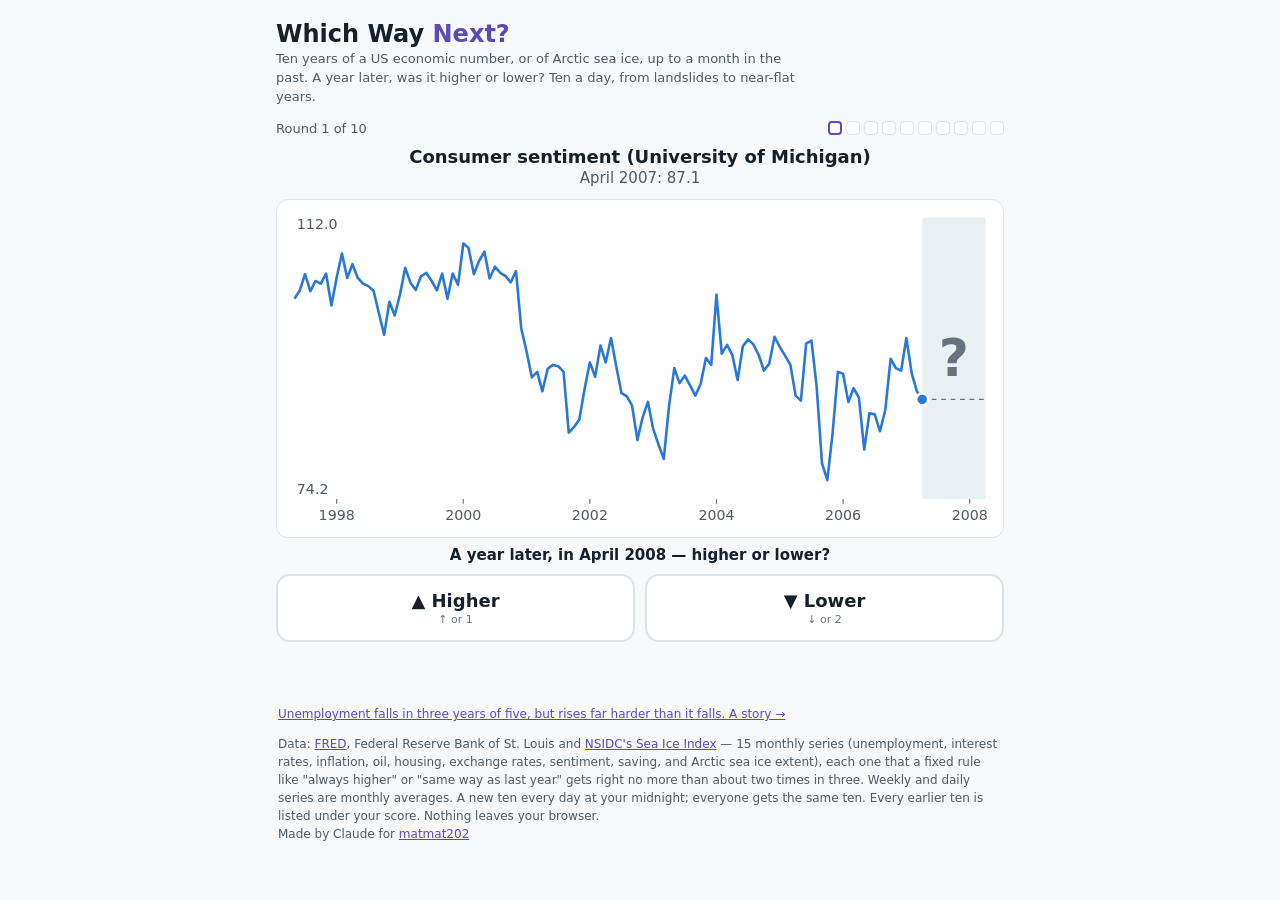
<file: index.html>
<!doctype html>
<html lang="en">
<head>
<meta charset="utf-8">
<meta name="viewport" content="width=device-width,initial-scale=1">
<title>Which Way Next? · higher or lower a year later?</title>
<link rel="icon" href="data:image/svg+xml,%3Csvg xmlns='http://www.w3.org/2000/svg' viewBox='0 0 32 32'%3E%3Crect width='32' height='32' rx='6' fill='%235b4bb5'/%3E%3Cpath d='M5 22l7-7 5 4 10-10' fill='none' stroke='%23fff' stroke-width='3'/%3E%3C/svg%3E">
<meta name="theme-color" content="#5b4bb5">
<meta name="description" content="Ten years of a US economic number, or of Arctic sea ice, up to a month in the past: was it higher or lower a year later? Ten a day from FRED and NSIDC, from landslides to near-flat years.">
<meta property="og:type" content="website">
<meta property="og:url" content="https://matmat202.github.io/which-way/">
<meta property="og:title" content="Which Way Next?">
<meta property="og:description" content="Oil in July 2007, unemployment in March 2008: higher or lower a year later? Ten a day.">
<meta property="og:image" content="https://matmat202.github.io/which-way/icons/card.png">
<meta property="og:image:width" content="1200">
<meta property="og:image:height" content="630">
<link rel="apple-touch-icon" href="icons/icon-180.png">
<meta name="twitter:card" content="summary_large_image">
<style>
:root{color-scheme:light;--ground:#f6f8f9;--card:#fff;--ink:#16202a;--ink-2:#4f5b66;--ink-3:#66727d;
  --line:#dde3e7;--sea:#e8f0f4;--land:#cfd9cf;--land-edge:#b4c2b4;--accent:#5b4bb5;
  --a:#2a78d6;--b:#c2521f;--good:#137a4f;--bad:#b3261e;
  --f-ui:system-ui,-apple-system,"Segoe UI",sans-serif}
@media (prefers-color-scheme:dark){:root{color-scheme:dark;--ground:#11161a;--card:#1a2127;--ink:#e9eef2;
  --ink-2:#b0bcc6;--ink-3:#93a0ab;--line:#2e3840;--sea:#15232c;--land:#33433a;--land-edge:#465a4d;--accent:#b3a6ff;
  --a:#5aa2f0;--b:#f08a55;--good:#4cc98d;--bad:#ff8a80}}
*{box-sizing:border-box}
body{margin:0;background:var(--ground);color:var(--ink);font-family:var(--f-ui);font-size:15px}
main{max-width:760px;margin:0 auto;padding:16px}
h1{font-size:24px;margin:4px 0 2px}h1 span{color:var(--accent)}
.sub{color:var(--ink-2);font-size:13px;margin:0 0 14px;line-height:1.45;max-width:65ch}
a{color:var(--accent)}
:focus-visible{outline:3px solid var(--accent);outline-offset:2px}
.bar{display:flex;justify-content:space-between;align-items:center;gap:10px;margin:0 0 10px;font-size:13px;color:var(--ink-2)}
.marks{display:flex;gap:4px;list-style:none;margin:0;padding:0}
.marks li{width:14px;height:14px;border-radius:4px;border:1px solid var(--line);background:var(--card)}
.marks li.y{background:var(--good);border-color:var(--good)}
.marks li.n{background:var(--bad);border-color:var(--bad)}
.marks li.y,.marks li.n{display:grid;place-items:center;color:var(--card);font:700 10px/1 system-ui,sans-serif}
.marks li.y::after{content:"\2713";content:"\2713" / ""}.marks li.n::after{content:"\2715";content:"\2715" / ""} /* a glyph, not hue alone: red/green merge for colour-blind players */
.marks li.now{border:2px solid var(--accent)}
h2.q{font-size:18px;margin:6px 0 10px;text-align:center}
.out{margin:12px 0 0;text-align:center;min-height:1.4em;font-size:15px}
.out b.y{color:var(--good)}.out b.n{color:var(--bad)}
.card{background:var(--card);border:1px solid var(--line);border-radius:12px;padding:8px;margin:12px 0 0}
.go{display:flex;justify-content:center;gap:8px;margin:12px 0 0;flex-wrap:wrap}
.go button{font:inherit;font-weight:600;padding:10px 18px;border:0;border-radius:10px;background:var(--accent);color:var(--card);cursor:pointer}
.go button.ghost{background:var(--card);color:var(--accent);border:1px solid var(--line)}
.end{text-align:center}
.end .score{font-size:40px;font-weight:700;margin:4px 0 0}
.end p{margin:4px 0;color:var(--ink-2)}
.end p.rules{font-size:13px;line-height:1.45;max-width:34em;margin:8px auto 0}
.record{margin:14px auto 0;max-width:34em}
.end p.recline{font-size:13px;line-height:1.45;margin:0}
.hist{display:grid;grid-template-columns:repeat(11,1fr);gap:3px;align-items:end;height:64px;margin:8px 0 0}
.hist span{display:flex;flex-direction:column;justify-content:flex-end;align-items:center;height:100%;font-size:11px;color:var(--ink-3);font-variant-numeric:tabular-nums}
.hist i{display:block;width:100%;background:var(--line);border-radius:3px 3px 0 0;min-height:2px}
.hist span.now i{background:var(--accent)}.hist span.now{color:var(--ink);font-weight:700}
ol.recap{list-style:none;margin:14px 0 0;padding:0;display:grid;gap:6px}
ol.recap li{text-align:left;background:var(--card);border:1px solid var(--line);border-radius:10px;font-size:13px}
ol.recap li button{font:inherit;color:inherit;background:none;border:0;border-radius:10px;width:100%;text-align:left;padding:8px 10px;cursor:pointer;display:flex;gap:8px;align-items:baseline}
ol.recap li:hover{border-color:var(--accent)}
.hint{font-size:12px;color:var(--ink-3);margin:10px 0 0}
ol.recap li .m{font-weight:700;width:1.2em;flex:none}
ol.recap li .m.y{color:var(--good)}ol.recap li .m.n{color:var(--bad)}
ol.recap li .t{flex:1;min-width:0}
ol.recap li .d{color:var(--ink-2);font-variant-numeric:tabular-nums;white-space:nowrap}
footer{font-size:12px;color:var(--ink-2);line-height:1.5;margin:18px 2px 8px}
.earlier{text-align:center;margin:.4rem 0}
.days{margin:.2rem auto .6rem;max-width:34em;font-size:13px}
.days summary{cursor:pointer;color:var(--accent);text-align:center}
.daygrid{display:grid;grid-template-columns:repeat(auto-fill,minmax(58px,1fr));gap:5px;margin-top:8px}
.daygrid a{display:flex;flex-direction:column;align-items:center;padding:5px 2px;border:1px solid var(--line);border-radius:8px;background:var(--card);color:var(--ink-2);text-decoration:none;font-variant-numeric:tabular-nums}
.daygrid a b{color:var(--ink);font-weight:600}
.daygrid a.done span{color:var(--good);font-weight:700}
.daygrid a.now{border-color:var(--accent);box-shadow:0 0 0 1px var(--accent)}
.daygrid a:hover{border-color:var(--accent)}
[hidden]{display:none!important}
@media (max-width:480px){.pick button b{font-size:17px}.pick .key{display:none}}
.pick{display:grid;grid-template-columns:1fr 1fr;gap:10px;margin:10px 0 0}
.pick button{font:inherit;font-size:18px;font-weight:700;padding:14px 10px;border:2px solid var(--line);border-radius:14px;background:var(--card);
  color:var(--ink);cursor:pointer;display:flex;flex-direction:column;align-items:center;gap:2px}
.pick button:hover:not(:disabled){border-color:var(--accent)}
.pick button:disabled{cursor:default}
.pick button.right{border-color:var(--good)}
.pick button.wrong{border-color:var(--bad)}
.pick .key{font-size:11px;font-weight:400;color:var(--ink-3)}
.name{font-size:18px;margin:4px 0 0;text-align:center}
.asof{margin:2px 0 0;text-align:center;color:var(--ink-2);font-variant-numeric:tabular-nums}
.q{margin:8px 0 0;text-align:center;font-weight:600}
#chart svg{display:block;width:100%;height:auto}
#chart .fut{fill:var(--sea)}
#chart .qm{fill:var(--ink-3);font-size:44px;font-weight:700}
#chart .hist{fill:none;stroke:var(--a);stroke-width:2.2;stroke-linejoin:round}
#chart .ans{fill:none;stroke-width:3;stroke-linejoin:round}
#chart .up{stroke:var(--good)}#chart .down{stroke:var(--bad)}
#chart .ans-dot.up{fill:var(--good);stroke:none}#chart .ans-dot.down{fill:var(--bad);stroke:none}
#chart .now{fill:var(--a);stroke:var(--card);stroke-width:2}
#chart .level{stroke:var(--ink-3);stroke-dasharray:4 4;stroke-width:1}
#chart .zero{stroke:var(--line);stroke-width:1}
#chart .tick{stroke:var(--ink-3)}
#chart .ax{fill:var(--ink-2);font-size:12px;font-variant-numeric:tabular-nums;paint-order:stroke;stroke:var(--card);stroke-width:3px;stroke-linejoin:round}
</style>
</head>
<body>
<main>
<h1>Which Way <span>Next?</span></h1>
<p class="sub">Ten years of a US economic number, or of Arctic sea ice, up to a month in the past. A year later, was it higher or lower? Ten a day, from landslides to near-flat years.</p>

<section id="play" aria-live="polite">
  <div class="bar"><span id="round">Round 1 of 10</span><ol class="marks" id="marks" aria-label="Your answers so far"></ol></div>
  <h2 class="name" id="name"></h2>
  <p class="asof" id="asof"></p>
  <div class="card" id="chart"></div>
  <p class="q" id="q"></p>
  <div class="pick" id="pick">
    <button type="button" data-i="1">▲ Higher<span class="key">↑ or 1</span></button>
    <button type="button" data-i="0">▼ Lower<span class="key">↓ or 2</span></button>
  </div>
  <p class="out" id="out"></p>
  <div class="go"><button type="button" id="next" hidden>Next</button></div>
</section>

<section id="end" class="end" hidden>
  <p id="endday"></p>
  <div class="score" id="score"></div>
  <p id="streak"></p>
  <p id="rules" class="rules"></p>
  <div id="record" class="record" hidden><p id="recline" class="recline"></p><div id="hist" class="hist" role="img"></div></div>
  <div class="go">
    <button type="button" id="share">Copy result</button>
    <button type="button" id="practice" class="ghost">Practice ten more</button>
    <button type="button" id="daily" class="ghost" hidden>Back to today's</button>
  </div>
  <p id="copied" aria-live="polite"></p>
  <p class="earlier"><a id="earlier" hidden></a></p>
  <details id="days" class="days" hidden><summary id="dayssum"></summary><div id="daygrid" class="daygrid"></div></details>
  <p class="hint">Tap a round to see its chart again.</p>
  <ol class="recap" id="recap"></ol>
</section>

<footer>
  <p><a href="story/">Unemployment falls in three years of five, but rises far harder than it falls. A story →</a></p>
  Data: <a href="https://fred.stlouisfed.org/">FRED</a>, Federal Reserve Bank of St. Louis and
  <a href="https://nsidc.org/data/g02135">NSIDC's Sea Ice Index</a> — <span id="count">15</span> monthly series
  (unemployment, interest rates, inflation, oil, housing, exchange rates, sentiment, saving, and Arctic sea ice extent), each one that a fixed rule like
  "always higher" or "same way as last year" gets right no more than about two times in three. Weekly and daily series are monthly averages.
  A new ten every day at your midnight; everyone gets the same ten. Every earlier ten is listed under your score. Nothing leaves your browser.
  <br>Made by Claude for <a href="https://matmat202.github.io/">matmat202</a>
</footer>
</main>
<link rel="modulepreload" href="way-logic.js">
<link rel="preload" href="data/series.json" as="fetch" crossorigin>
<script type="module" src="app.js"></script>
</body>
</html>
</file>
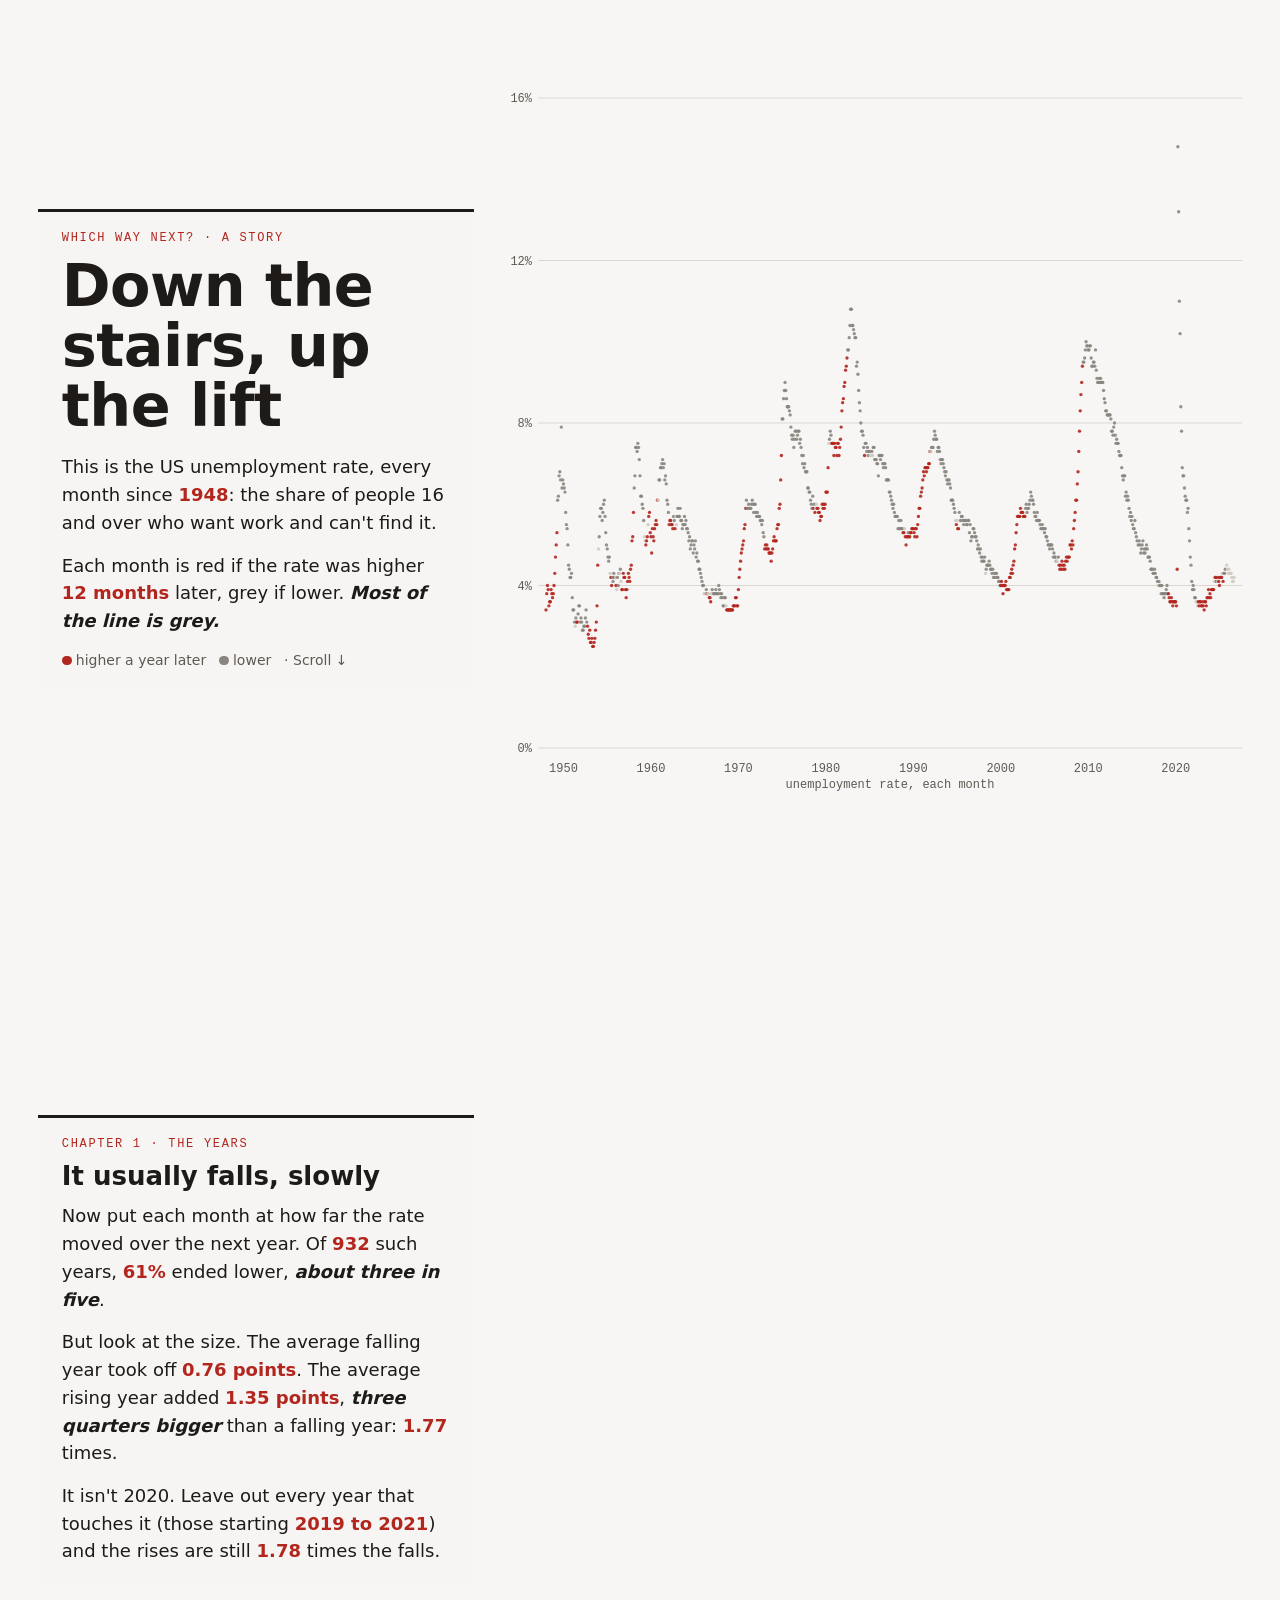
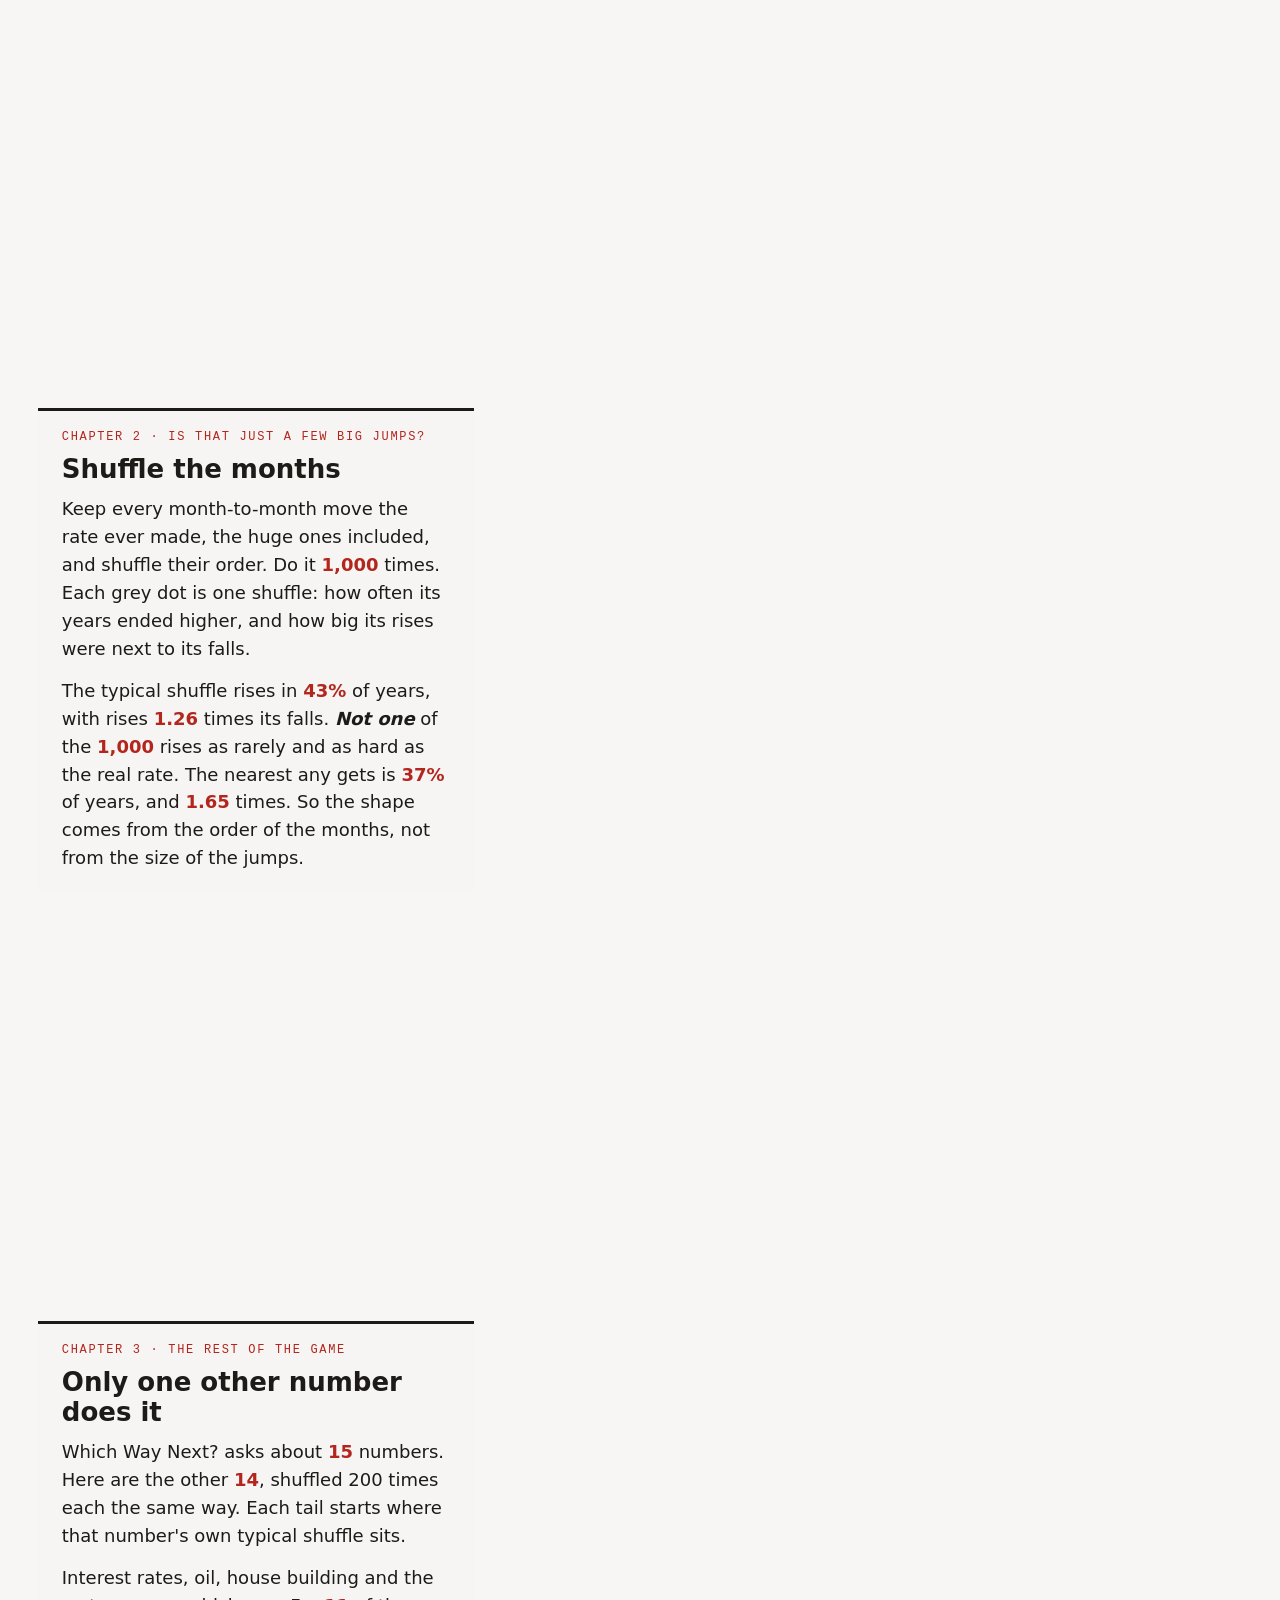
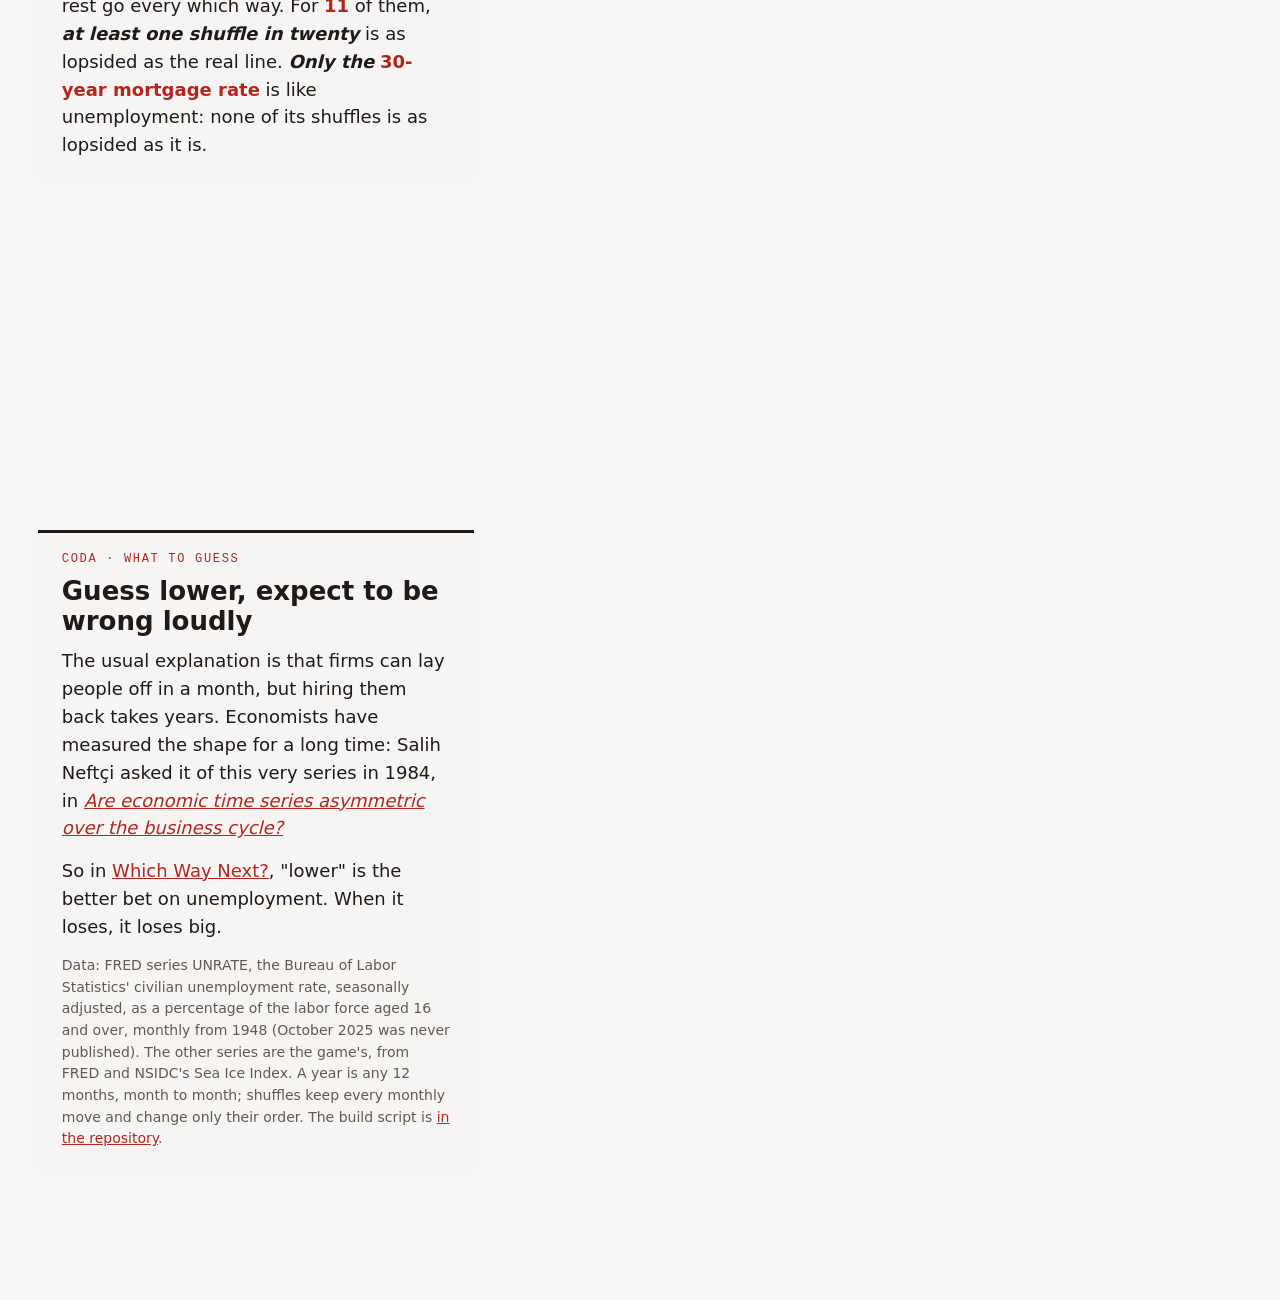
<file: story/index.html>
<!doctype html>
<html lang="en">
<head>
<meta charset="utf-8">
<meta name="viewport" content="width=device-width, initial-scale=1">
<title>Down the stairs, up the lift · Which Way Next?, a story</title>
<meta name="description" content="A scrolling story from Which Way Next?: since 1948 US unemployment has been lower a year later about three times in five, yet the years it rose, it rose by far more. Shuffle the order of its monthly moves 1,000 times and not one shuffle is as lopsided. Of the game's 15 series, only the mortgage rate shares the shape.">
<link rel="stylesheet" href="style.css">
</head>
<body>
<div id="plot" aria-hidden="true"></div>
<p id="err" role="alert"></p>
<main>

<section class="step" data-step="line"><div>
  <p class="kicker">Which Way Next? · a story</p>
  <h1>Down the stairs, up the lift</h1>
  <p>This is the US unemployment rate, every month since <b data-fact="since"></b>: the share
  of people 16 and over who want work and can't find it.</p>
  <p>Each month is red if the rate was higher <b data-fact="h"></b> later, grey if lower.
  <span class="w">Most of the line is grey.</span></p>
  <p class="small"><span class="k up">higher a year later</span> <span class="k down">lower</span> · Scroll ↓</p>
</div></section>

<section class="step" data-step="years"><div>
  <p class="kicker">Chapter 1 · The years</p>
  <h2>It usually falls, slowly</h2>
  <p>Now put each month at how far the rate moved over the next year. Of
  <b data-fact="n_years"></b> such years, <b data-fact="down"></b> ended lower,
  <span class="w">about three in five</span>.</p>
  <p>But look at the size. The average falling year took off <b data-fact="fall"></b>. The
  average rising year added <b data-fact="rise"></b>, <span class="w">three quarters bigger</span>
  than a falling year: <b data-fact="ratio"></b> times.</p>
  <p>It isn't 2020. Leave out every year that touches it (those starting <b data-fact="covid"></b>)
  and the rises are still <b data-fact="nc_ratio"></b> times the falls.</p>
</div></section>

<section class="step" data-step="shuffle"><div>
  <p class="kicker">Chapter 2 · Is that just a few big jumps?</p>
  <h2>Shuffle the months</h2>
  <p>Keep every month-to-month move the rate ever made, the huge ones included, and shuffle
  their order. Do it <b data-fact="n_sh"></b> times. Each grey dot is one shuffle: how often
  its years ended higher, and how big its rises were next to its falls.</p>
  <p>The typical shuffle rises in <b data-fact="sh_up_med"></b> of years, with rises
  <b data-fact="sh_ratio_med"></b> times its falls. <span class="w">Not one</span> of the
  <b data-fact="n_sh"></b> rises as rarely and as hard as the real rate. The nearest any
  gets is <b data-fact="sh_up_min"></b> of years, and <b data-fact="sh_ratio_max"></b> times.
  So the shape comes from the order of the months, not from the size of the jumps.</p>
</div></section>

<section class="step" data-step="lineup"><div>
  <p class="kicker">Chapter 3 · The rest of the game</p>
  <h2>Only one other number does it</h2>
  <p>Which Way Next? asks about <b data-fact="n_series"></b> numbers. Here are the other
  <b data-fact="n_others"></b>, shuffled 200 times each the same way. Each tail starts where
  that number's own typical shuffle sits.</p>
  <p>Interest rates, oil, house building and the rest go every which way. For
  <b data-fact="n_middle"></b> of them, <span class="w">at least one shuffle in twenty</span> is
  as lopsided as the real line. <span class="w">Only the</span> <b data-fact="lone"></b>
  is like unemployment: none of its shuffles is as lopsided as it is.</p>
</div></section>

<section class="step" data-step="years"><div>
  <p class="kicker">Coda · What to guess</p>
  <h2>Guess lower, expect to be wrong loudly</h2>
  <p>The usual explanation is that firms can lay people off in a month, but hiring them back
  takes years. Economists have measured the shape for a long time: Salih Neftçi asked it of this very series in 1984, in
  <a href="https://doi.org/10.1086/261226"><i>Are economic time series asymmetric over the
  business cycle?</i></a></p>
  <p>So in <a href="../">Which Way Next?</a>, "lower" is the better bet on unemployment. When
  it loses, it loses big.</p>
  <p class="small">Data: FRED series UNRATE, the Bureau of Labor Statistics' civilian
  unemployment rate, seasonally adjusted, as a percentage of the labor force aged 16 and over,
  monthly from 1948 (October 2025 was never published). The other series are the game's, from
  FRED and NSIDC's Sea Ice Index. A year is any 12 months, month to month; shuffles keep every
  monthly move and change only their order. The build script is
  <a href="https://github.com/matmat202/which-way/blob/main/story/build_story.py">in the repository</a>.</p>
</div></section>

</main>
<script type="module" src="story.js"></script>
</body>
</html>
</file>
<file: story/style.css>
:root { --paper: #f7f6f4; --ink: #1d1a18; --mute: #5f5953; --red: #b3261e; --far: #8a857e; --land: #e4e1da; }
* { box-sizing: border-box; }
html { background: var(--paper); color: var(--ink); }
body { margin: 0; font: 18px/1.55 system-ui, -apple-system, 'Segoe UI', sans-serif; }
/* The plot box: the SVG fills it; % labels hang left of it, slide labels below it. */
#plot { position: fixed; z-index: 0; pointer-events: none; left: 42vw; right: 3vw; top: 10vh; bottom: 16vh; }
#chart { position: absolute; inset: 0; width: 100%; height: 100%; overflow: visible; }
#chart g > circle { transition: transform .8s ease, fill .5s, opacity .5s, r .8s; }
#chart g { transition: opacity .6s; }
#chart line.grid { stroke: #dcd8d1; stroke-width: 1; }
#chart text { font: 12px/1 ui-monospace, Menlo, monospace; }
#chart .tick { fill: var(--mute); }
#chart .end { text-anchor: end; } #chart .mid { text-anchor: middle; }
#chart .ring { fill: none; stroke: var(--ink); stroke-width: 1.5; }
#chart .lab { fill: var(--ink); font-weight: 700; paint-order: stroke; stroke: var(--paper); stroke-width: 4px; stroke-linejoin: round; }
main { position: relative; z-index: 3; width: 34vw; margin-left: 3vw; }
.step { min-height: 100vh; display: flex; align-items: center; }
.step > div { background: rgba(247,246,244,.94); padding: 1.1em 1.3em; border-top: 3px solid var(--ink); }
h1 { font: 700 clamp(34px, 4.6vw, 64px)/1.02 system-ui, sans-serif; margin: 0 0 .3em; letter-spacing: -.01em; }
h2 { font: 700 26px/1.15 system-ui, sans-serif; margin: 0 0 .4em; }
.kicker { font: 12px/1 ui-monospace, Menlo, monospace; letter-spacing: .14em; text-transform: uppercase; color: var(--red); margin: 0 0 1em; }
p { margin: 0 0 .8em; }
p:last-child { margin-bottom: 0; }
b[data-fact] { color: var(--red); font-variant-numeric: tabular-nums; }
.w { font-style: italic; font-weight: 700; }
.small { font-size: 14px; color: var(--mute); }
a { color: var(--red); }
#err { display: none; }
body.failed #err { display: block; position: fixed; z-index: 9; left: 44vw; top: 40vh; color: var(--red); }
@media (max-width: 760px) {
  body { font-size: 16px; }
  #plot { left: 11vw; right: 4vw; top: 4vh; bottom: 66vh; }
  main { width: auto; margin: 0 4vw; }
  .step { align-items: flex-start; padding-top: 42vh; padding-bottom: 6vh; min-height: 100vh; }
  #chart text { font-size: 10px; }
}
#chart line.zero { stroke: var(--ink); stroke-width: 1; opacity: .5; }
.k { white-space: nowrap; margin-right: .6em; }
.k::before { content: ''; display: inline-block; width: .7em; height: .7em; border-radius: 50%; margin-right: .3em; vertical-align: -.05em; }
.k.up::before { background: var(--red); } .k.down::before { background: var(--far); }
#chart line.tail { stroke: var(--ink); stroke-width: 1.5; opacity: .45; }
</file>
